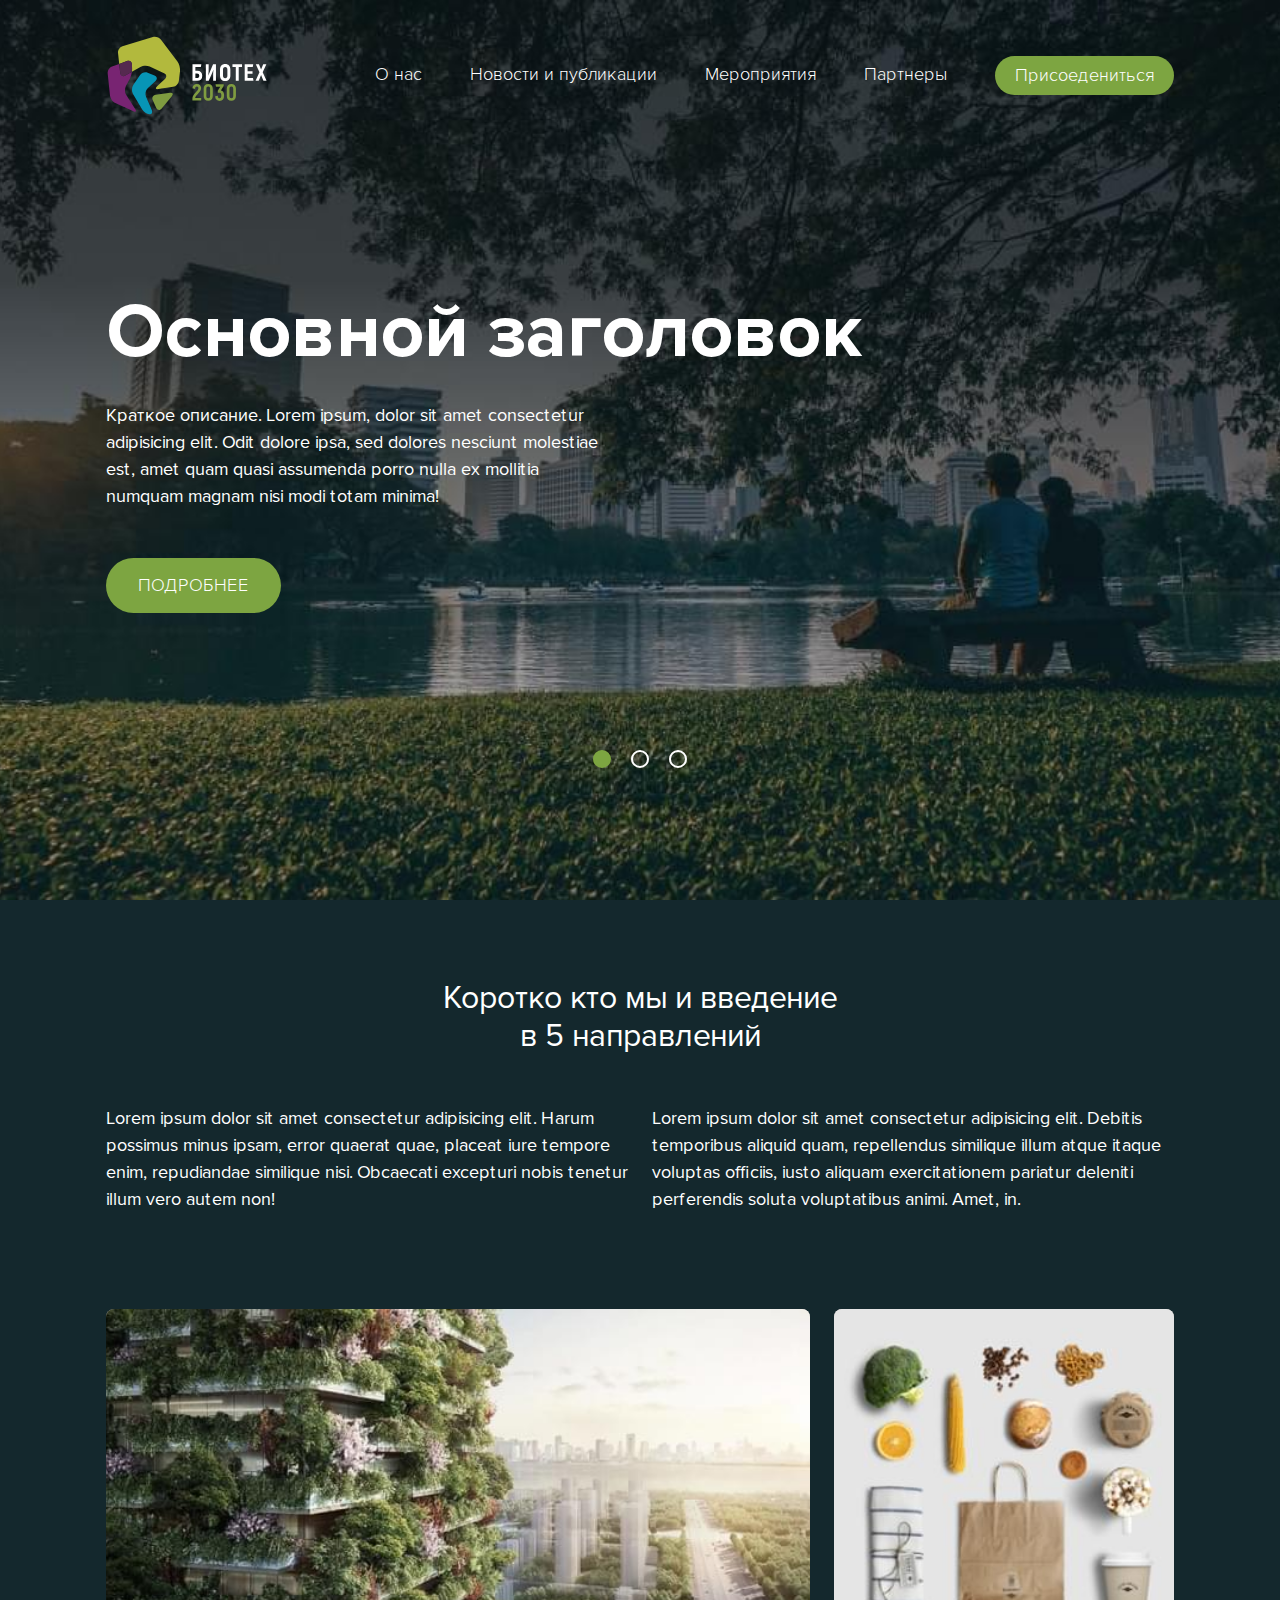
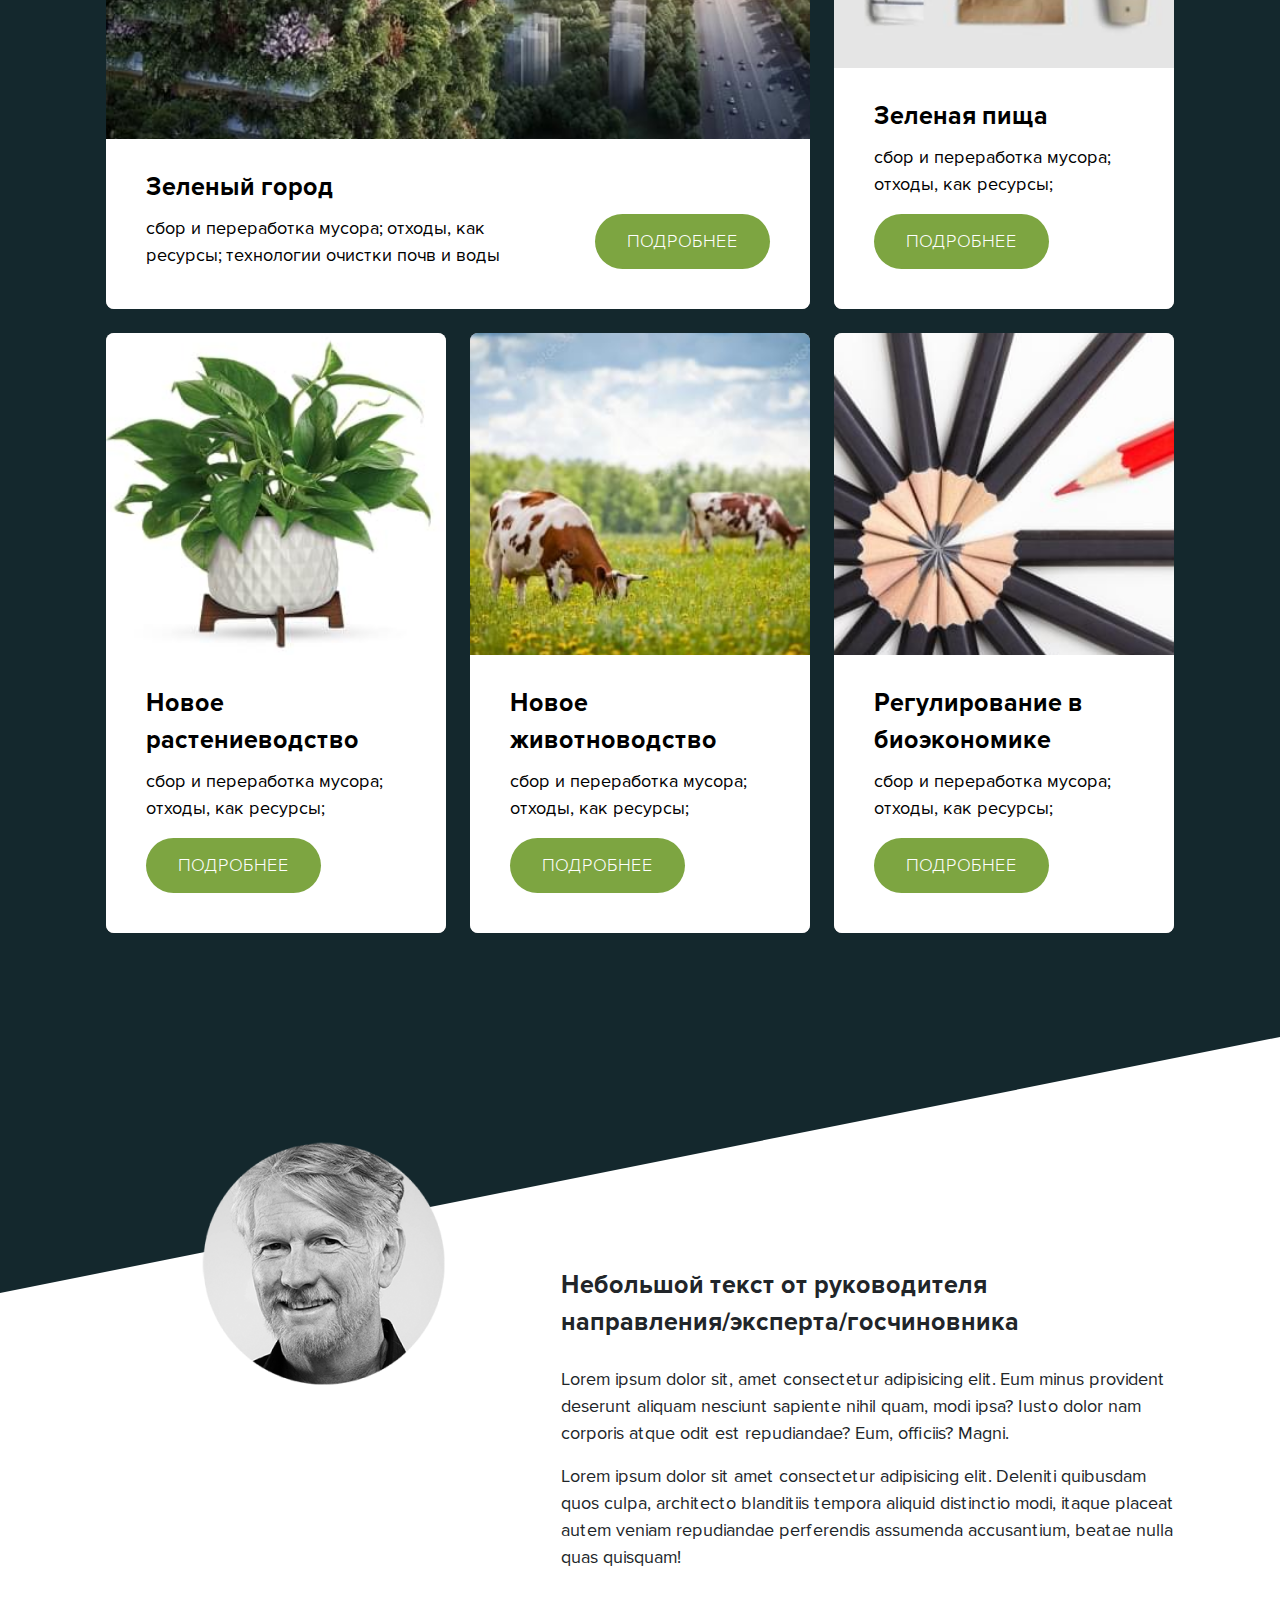
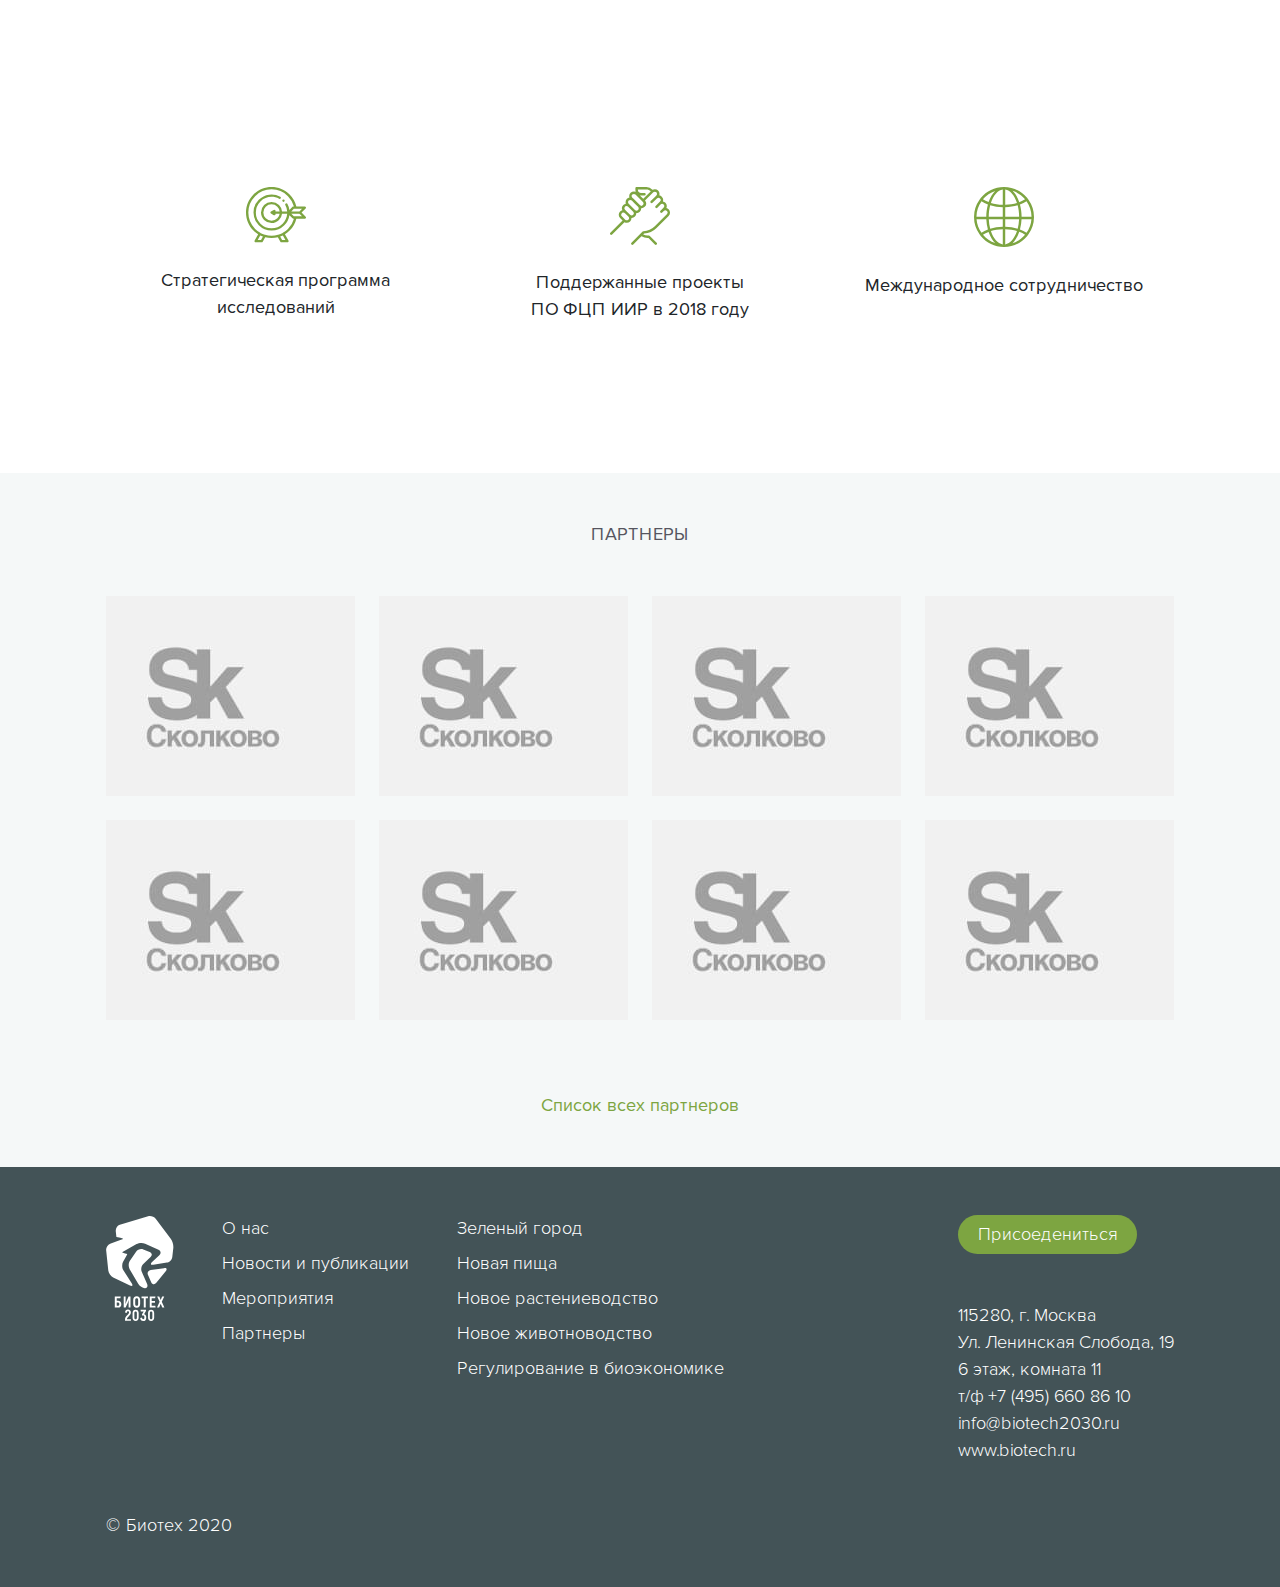
<file: index.html>
<!DOCTYPE html>
<html lang="en">
  <head>
    <meta charset="UTF-8"/>
    <meta name="viewport" content="width=device-width, initial-scale=1.0"/>
    <link rel="stylesheet" href="/assets/css/common.css"/>
    <link rel="stylesheet" href="/assets/css/home.css"/>
    <title>БиоТех2030</title>
  </head>
  <body>
    <div class="wrapper">
      <div class="content">
        <div class="header ff-l">
          <div class="header-head">
            <div class="container">
              <div class="header-head-inner d-flex align-items-center justify-content-between"><a class="hover-zoom" href="/"><img src="/assets/images/head-logo.svg" alt=""/></a>
                <div class="d-none d-lg-flex align-items-center"><a class="hover-underline" href="/about.html">О нас</a><a class="hover-underline ml-5" href="/articles.html">Новости и публикации</a><a class="hover-underline ml-5" href="/events.html">Мероприятия</a><a class="hover-underline ml-5" href="/partners.html">Партнеры</a><a class="button button--mini ml-5" href="/join.html">Присоедениться</a></div>
              </div>
            </div>
          </div>
        </div>
        <div class="page">
          <div class="carousel">
            <div class="carousel-image carousel-image--active" data-image="1" style="background-image: url('/assets/images/home-banner-1.jpg"></div>
            <div class="carousel-image" data-image="2" style="background-image: url('/assets/images/home-banner-2.jpg')"></div>
            <div class="carousel-image" data-image="3" style="background-image: url('https://www.scienceintheclassroom.org/sites/default/files/styles/open_graph/public/magazine-images/06_Seeing-the-forest-for-the-trees.jpg?itok=ArG80Ken')"></div>
            <div class="carousel-dots">
              <div class="carousel-dot carousel-dot--active" data-dot="1"></div>
              <div class="carousel-dot" data-dot="2"></div>
              <div class="carousel-dot" data-dot="3"></div>
            </div>
            <div class="container">
              <div class="carousel-inner">
                <div>
                  <h1 class="mb-4">Основной заголовок</h1>
                  <div class="mb-5" style="max-width: 500px">Краткое описание. Lorem ipsum, dolor sit amet consectetur adipisicing elit. Odit dolore ipsa, sed dolores nesciunt molestiae est, amet quam quasi assumenda porro nulla ex mollitia numquam magnam nisi modi totam minima!</div><a class="button" href="/article.html">Подробнее</a>
                </div>
              </div>
            </div>
          </div>
          <div class="articles bg-green">
            <div class="container">
              <div class="color-white">
                <h2 class="text-center mb-5"> <span>Коротко кто мы и введение </span><br/><span>в 5 направлений</span></h2>
                <div class="row">
                  <div class="col-lg-6">Lorem ipsum dolor sit amet consectetur adipisicing elit. Harum possimus minus ipsam, error quaerat quae, placeat iure tempore enim, repudiandae similique nisi. Obcaecati excepturi nobis tenetur illum vero autem non!</div>
                  <div class="col-lg-6">Lorem ipsum dolor sit amet consectetur adipisicing elit. Debitis temporibus aliquid quam, repellendus similique illum atque itaque voluptas officiis, iusto aliquam exercitationem pariatur deleniti perferendis soluta voluptatibus animi. Amet, in.</div>
                </div>
              </div>
              <div class="py-5"></div>
              <div class="row">
                <div class="col-lg-8 mb-4">
                  <div class="article hover-zoom">
                    <div class="article-image" style="background-image: url('/assets/images/home-article-1.jpg')"></div>
                    <div class="article-text">
                      <div class="d-lg-flex align-items-end">
                        <div class="mr-5"> 
                          <div class="ff-b fs-25 mb-2">Зеленый город</div>
                          <div class="mb-3 mb-lg-0">сбор и переработка мусора; отходы, как ресурсы; технологии очистки почв и воды</div>
                        </div><a class="button" href="/article.html">Подробнее</a>
                      </div>
                    </div>
                  </div>
                </div>
                <div class="col-lg-4 mb-4">
                  <div class="article hover-zoom">
                    <div class="article-image" style="background-image: url('/assets/images/home-article-2.jpg')"></div>
                    <div class="article-text">
                      <div class="ff-b fs-25 mb-2">Зеленая пища</div>
                      <div class="mb-3">сбор и переработка мусора; отходы, как ресурсы; </div><a class="button" href="/article.html">Подробнее</a>
                    </div>
                  </div>
                </div>
              </div>
              <div class="row">
                <div class="col-lg-4 mb-4">
                  <div class="article hover-zoom">
                    <div class="article-image" style="background-image: url('/assets/images/home-article-3.jpg')"></div>
                    <div class="article-text">
                      <div class="ff-b fs-25 mb-2">Новое растениеводство</div>
                      <div class="mb-3">сбор и переработка мусора; отходы, как ресурсы; </div><a class="button" href="/article.html">Подробнее</a>
                    </div>
                  </div>
                </div>
                <div class="col-lg-4 mb-4">
                  <div class="article hover-zoom">
                    <div class="article-image" style="background-image: url('/assets/images/home-article-4.jpg')"></div>
                    <div class="article-text">
                      <div class="ff-b fs-25 mb-2">Новое животноводство</div>
                      <div class="mb-3">сбор и переработка мусора; отходы, как ресурсы; </div><a class="button" href="/article.html">Подробнее</a>
                    </div>
                  </div>
                </div>
                <div class="col-lg-4 mb-4">
                  <div class="article hover-zoom">      
                    <div class="article-image" style="background-image: url('/assets/images/home-article-5.jpg')"></div>
                    <div class="article-text">      
                      <div class="ff-b fs-25 mb-2">Регулирование в биоэкономике</div>
                      <div class="mb-3">сбор и переработка мусора; отходы, как ресурсы; </div><a class="button" href="/article.html">Подробнее   </a>
                    </div>
                  </div>
                </div>
              </div>
            </div>
          </div>
          <div class="owner">
            <div class="container position-relative">
              <div class="row">
                <div class="col-lg-5 text-center"><img src="/assets/images/home-owner.png" alt=""/></div>
                <div class="col-lg-7">
                  <div class="owner-text">
                    <div class="ff-b fs-25 mb-4"> <span>Небольшой текст от руководителя </span><br/><span>направления/эксперта/госчиновника</span></div>
                    <p>Lorem ipsum dolor sit, amet consectetur adipisicing elit. Eum minus provident deserunt aliquam nesciunt sapiente nihil quam, modi ipsa? Iusto dolor nam corporis atque odit est repudiandae? Eum, officiis? Magni.  </p>
                    <p>Lorem ipsum dolor sit amet consectetur adipisicing elit. Deleniti quibusdam quos culpa, architecto blanditiis tempora aliquid distinctio modi, itaque placeat autem veniam repudiandae perferendis assumenda accusantium, beatae nulla quas quisquam!</p>
                  </div>
                </div>
              </div>
            </div>
          </div>
          <div class="advantage">
            <div class="container">
              <div class="row">
                <div class="col-lg-4 mb-5 mb-lg-0 text-center"><img class="mb-4" src="/assets/images/home-advantage-1.svg" alt=""/>
                  <div>Стратегическая программа исследований</div>
                </div>
                <div class="col-lg-4 mb-5 mb-lg-0 text-center"><img class="mb-4" src="/assets/images/home-advantage-2.svg" alt=""/>
                  <div>Поддержанные проекты </div>
                  <div>ПО ФЦП ИИР в 2018 году</div>
                </div>
                <div class="col-lg-4 mb-5 mb-lg-0 text-center"><img class="mb-4" src="/assets/images/home-advantage-3.svg" alt=""/>
                  <div>Международное сотрудничество</div>
                </div>
              </div>
            </div>
          </div>
          <div class="partners">
            <div class="container py-5">
              <div class="text-uppercase text-center color-gray-1 mb-5">Партнеры</div>
              <div class="row mb-5">
                <div class="col-6 col-lg-3 mb-4">
                  <div class="partners-item"></div>
                </div>
                <div class="col-6 col-lg-3 mb-4">
                  <div class="partners-item"></div>
                </div>
                <div class="col-6 col-lg-3 mb-4">
                  <div class="partners-item"></div>
                </div>
                <div class="col-6 col-lg-3 mb-4">
                  <div class="partners-item">                       </div>
                </div>
                <div class="col-6 col-lg-3 mb-4">
                  <div class="partners-item"></div>
                </div>
                <div class="col-6 col-lg-3 mb-4">
                  <div class="partners-item"></div>
                </div>
                <div class="col-6 col-lg-3 mb-4">
                  <div class="partners-item"></div>
                </div>
                <div class="col-6 col-lg-3 mb-4">
                  <div class="partners-item"> </div>
                </div>
              </div>
              <div class="text-center"><a class="color-green" href="/partners.html">Список всех партнеров                </a></div>
            </div>
          </div>
        </div>
      </div>
      <div class="footer ff-l py-5">
        <div class="container">
          <div class="footer-inner d-lg-flex justify-content-between mb-5">
            <div class="d-lg-flex">
              <div class="mr-5 mb-5 hover-zoom"><a href="/"><img src="/assets/images/footer-logo.svg" alt=""/></a></div>
              <div class="mr-5 mb-5"> 
                <div class="mb-2"><a class="hover-underline" href="/about.html">О нас</a></div>
                <div class="mb-2"> <a class="hover-underline" href="/news.html">Новости и публикации</a></div>
                <div class="mb-2"> <a class="hover-underline" href="/events.html">Мероприятия</a></div>
                <div class="mb-2"> <a class="hover-underline" href="/partners.html">Партнеры</a></div>
              </div>
              <div class="mr-5 mb-5">
                <div class="mb-2"> <a class="hover-underline">Зеленый город</a></div>
                <div class="mb-2"> <a class="hover-underline">Новая пища</a></div>
                <div class="mb-2"> <a class="hover-underline">Новое растениеводство</a></div>
                <div class="mb-2"> <a class="hover-underline">Новое животноводство</a></div>
                <div class="mb-2"> <a class="hover-underline">Регулирование в биоэкономике</a></div>
              </div>
            </div>
            <div class="mb-5 mb-lg-0">
              <div class="mb-5"><a class="button button--mini" href="/join.html">Присоедениться</a></div>
              <div> 
                <div>115280, г. Москва</div>
                <div>Ул. Ленинская Слобода, 19</div>
                <div>6 этаж, комната 11</div>
                <div>т/ф +7 (495) 660 86 10</div>
                <div>info@biotech2030.ru</div>
                <div>www.biotech.ru</div>
              </div>
            </div>
          </div>
          <div>© Биотех 2020 </div>
        </div>
      </div>
    </div>
    <script src="/assets/js/common.js"></script>
  </body>
</html>
</file>
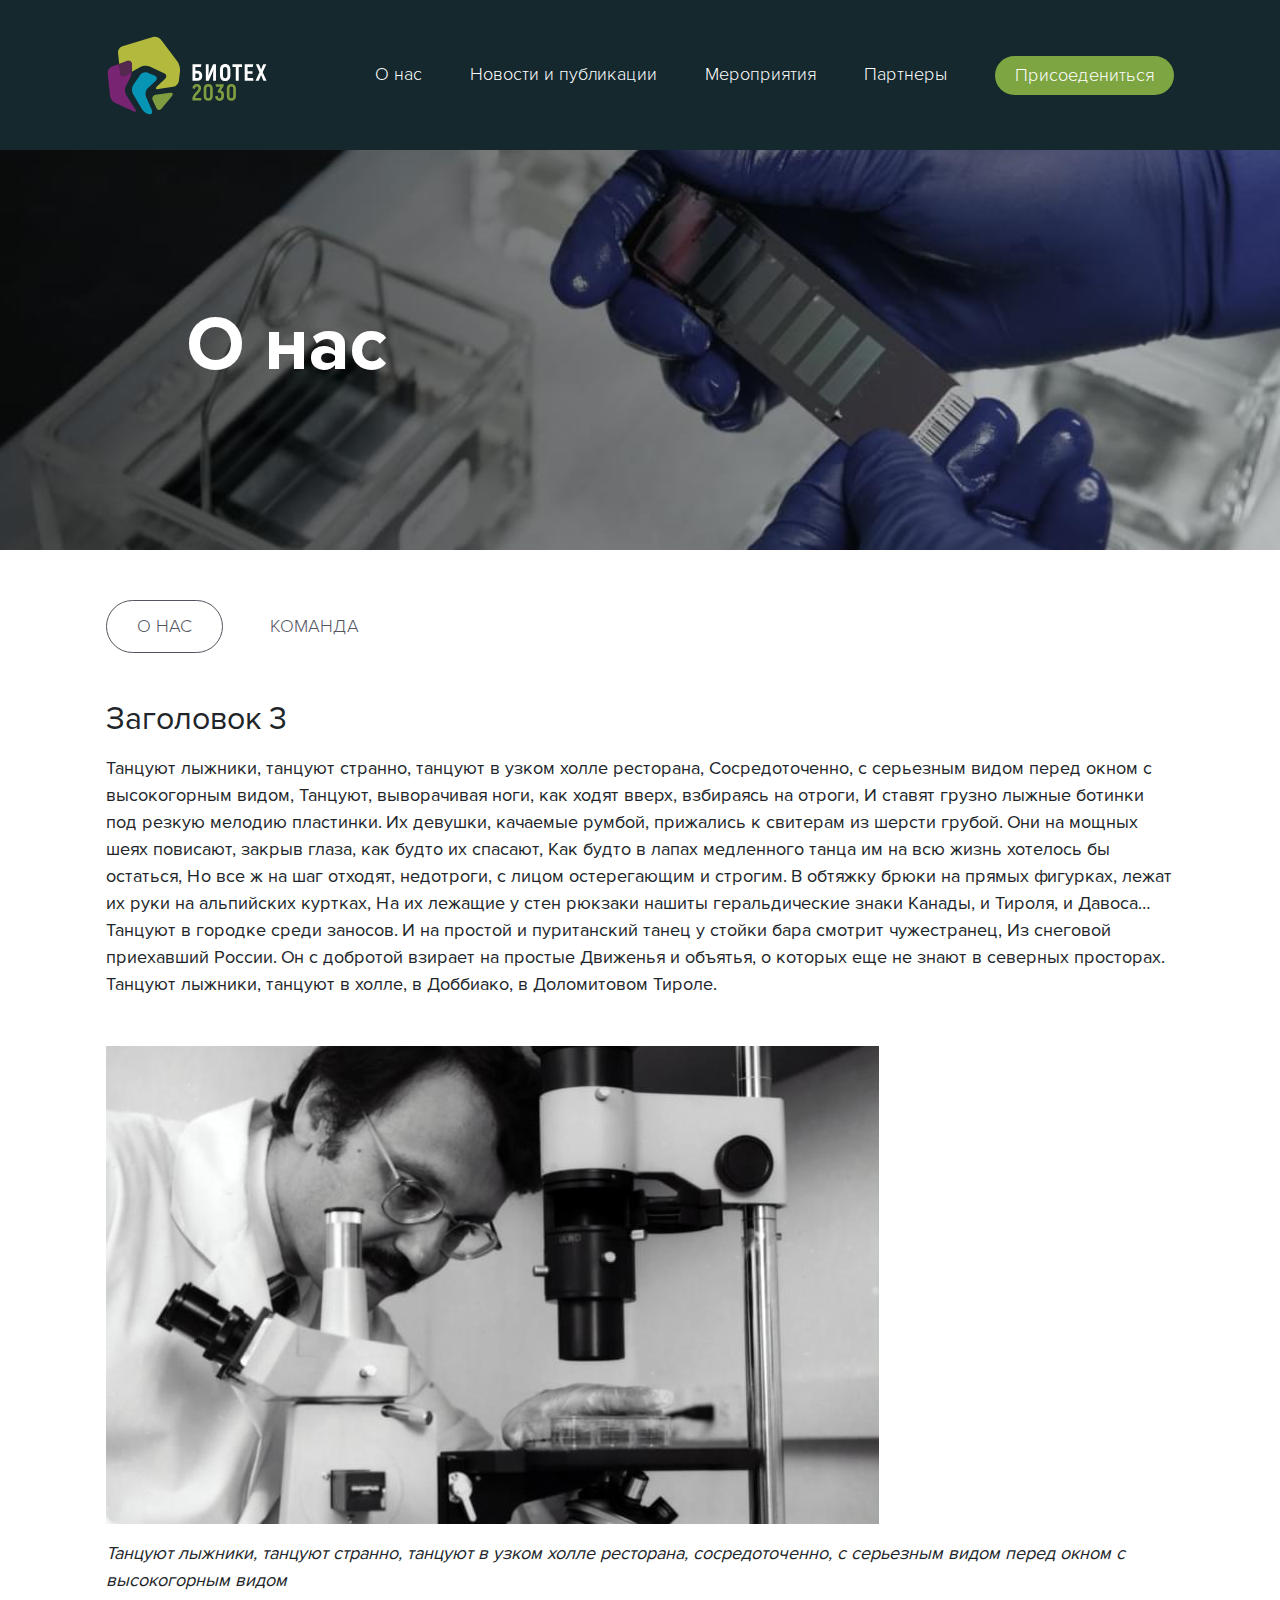
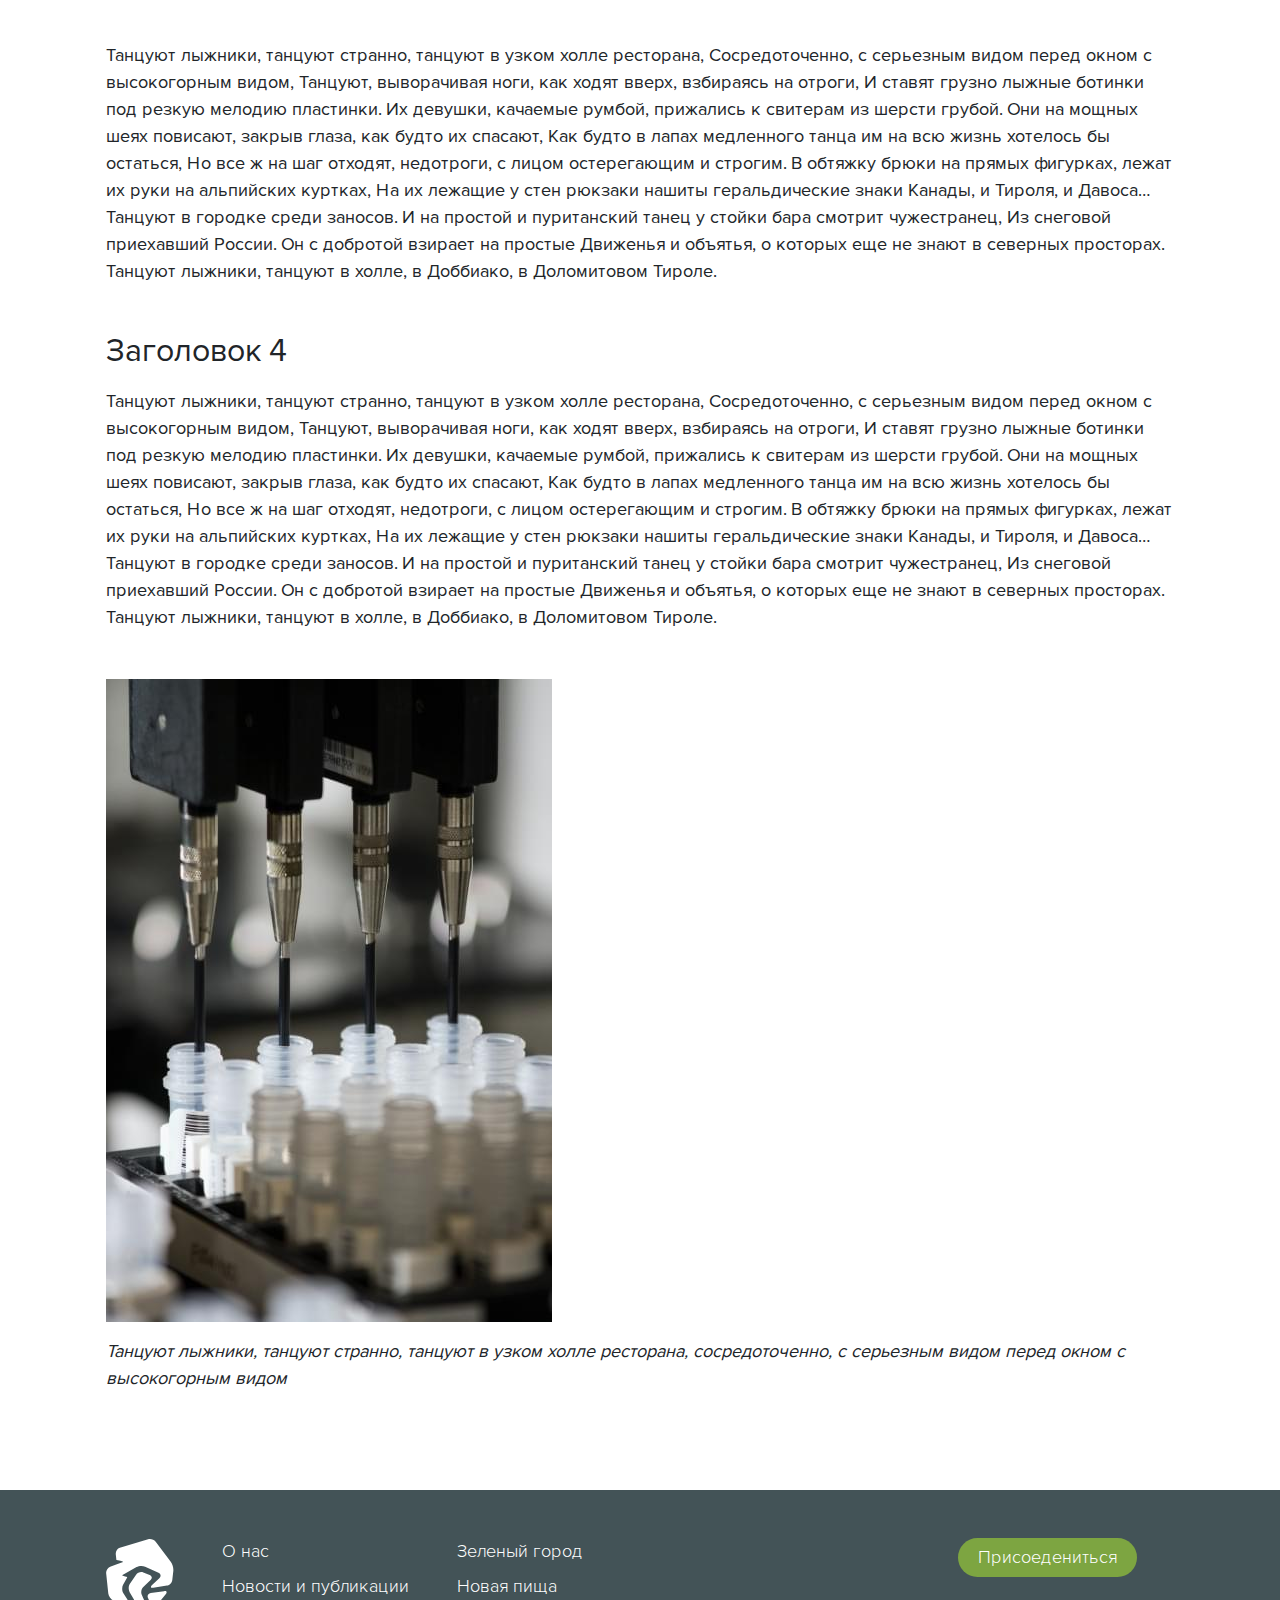
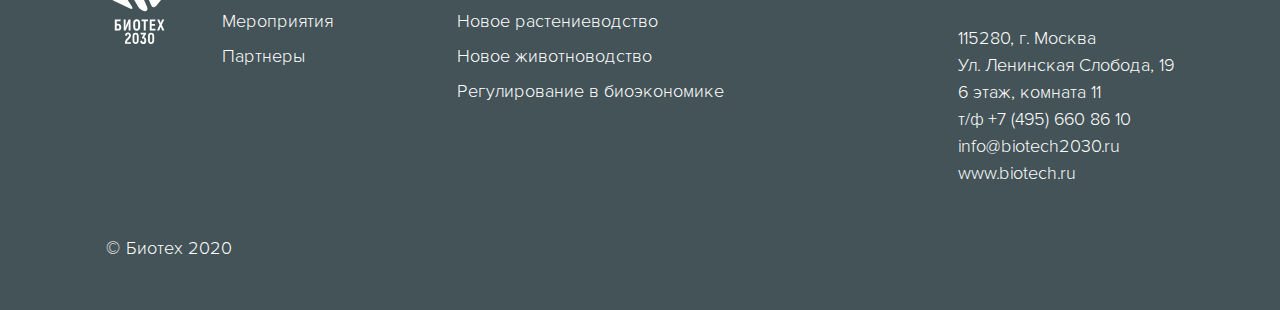
<file: about.html>
<!DOCTYPE html>
<html lang="en">
  <head>
    <meta charset="UTF-8"/>
    <meta name="viewport" content="width=device-width, initial-scale=1.0"/>
    <link rel="stylesheet" href="/assets/css/common.css"/>
    <link rel="stylesheet" href="/assets/css/about.css"/>
    <title>БиоТех2030</title>
  </head>
  <body>
    <div class="wrapper">
      <div class="content">
        <div class="header ff-l">
          <div class="header-head">
            <div class="container">
              <div class="header-head-inner d-flex align-items-center justify-content-between"><a class="hover-zoom" href="/"><img src="/assets/images/head-logo.svg" alt=""/></a>
                <div class="d-none d-lg-flex align-items-center"><a class="hover-underline" href="/about.html">О нас</a><a class="hover-underline ml-5" href="/articles.html">Новости и публикации</a><a class="hover-underline ml-5" href="/events.html">Мероприятия</a><a class="hover-underline ml-5" href="/partners.html">Партнеры</a><a class="button button--mini ml-5" href="/join.html">Присоедениться</a></div>
              </div>
            </div>
          </div>
        </div>
        <div class="page">
          <div class="pageG">
            <div class="banner">
              <div class="container">
                <div class="banner-inner d-flex align-items-center color-white">
                  <h1>О нас</h1>
                </div>
              </div>
            </div>
            <div class="page-content"> 
              <div class="container">
                <div class="d-flex mb-5">
                  <div class="tab-link tab-link--active mr-3" data-tab-link="1">О нас</div>
                  <div class="tab-link" data-tab-link="2">Команда</div>
                </div>
                <div class="tab-content tab-content--active" data-tab-content="1">
                  <div class="mb-5">
                    <h2 class="mb-3">Заголовок 3</h2>
                    <p>Танцуют лыжники, танцуют странно, танцуют в узком холле ресторана, Сосредоточенно, с серьезным видом перед окном с высокогорным видом, Танцуют, выворачивая ноги, как ходят вверх, взбираясь на отроги, И ставят грузно лыжные ботинки под резкую мелодию пластинки. Их девушки, качаемые румбой, прижались к свитерам из шерсти грубой. Они на мощных шеях повисают, закрыв глаза, как будто их спасают, Как будто в лапах медленного танца им на всю жизнь хотелось бы остаться, Но все ж на шаг отходят, недотроги, с лицом остерегающим и строгим. В обтяжку брюки на прямых фигурках, лежат их руки на альпийских куртках, На их лежащие у стен рюкзаки нашиты геральдические знаки Канады, и Тироля, и Давоса… Танцуют в городке среди заносов. И на простой и пуританский танец у стойки бара смотрит чужестранец, Из снеговой приехавший России. Он с добротой взирает на простые Движенья и объятья, о которых еще не знают в северных просторах. Танцуют лыжники, танцуют в холле, в Доббиако, в Доломитовом Тироле. </p>
                  </div>
                  <div class="mb-5">
                    <p> <img src="/assets/images/about-1.jpg" alt=""/></p>
                    <p><i>Танцуют лыжники, танцуют странно, танцуют в узком холле ресторана, сосредоточенно, с серьезным видом перед окном с высокогорным видом </i></p>
                  </div>
                  <div class="mb-5">
                    <p>Танцуют лыжники, танцуют странно, танцуют в узком холле ресторана, Сосредоточенно, с серьезным видом перед окном с высокогорным видом, Танцуют, выворачивая ноги, как ходят вверх, взбираясь на отроги, И ставят грузно лыжные ботинки под резкую мелодию пластинки. Их девушки, качаемые румбой, прижались к свитерам из шерсти грубой. Они на мощных шеях повисают, закрыв глаза, как будто их спасают, Как будто в лапах медленного танца им на всю жизнь хотелось бы остаться, Но все ж на шаг отходят, недотроги, с лицом остерегающим и строгим. В обтяжку брюки на прямых фигурках, лежат их руки на альпийских куртках, На их лежащие у стен рюкзаки нашиты геральдические знаки Канады, и Тироля, и Давоса… Танцуют в городке среди заносов. И на простой и пуританский танец у стойки бара смотрит чужестранец, Из снеговой приехавший России. Он с добротой взирает на простые Движенья и объятья, о которых еще не знают в северных просторах. Танцуют лыжники, танцуют в холле, в Доббиако, в Доломитовом Тироле.  </p>
                  </div>
                  <div class="mb-5">
                    <h2 class="mb-3">Заголовок 4</h2>
                    <p>Танцуют лыжники, танцуют странно, танцуют в узком холле ресторана, Сосредоточенно, с серьезным видом перед окном с высокогорным видом, Танцуют, выворачивая ноги, как ходят вверх, взбираясь на отроги, И ставят грузно лыжные ботинки под резкую мелодию пластинки. Их девушки, качаемые румбой, прижались к свитерам из шерсти грубой. Они на мощных шеях повисают, закрыв глаза, как будто их спасают, Как будто в лапах медленного танца им на всю жизнь хотелось бы остаться, Но все ж на шаг отходят, недотроги, с лицом остерегающим и строгим. В обтяжку брюки на прямых фигурках, лежат их руки на альпийских куртках, На их лежащие у стен рюкзаки нашиты геральдические знаки Канады, и Тироля, и Давоса… Танцуют в городке среди заносов. И на простой и пуританский танец у стойки бара смотрит чужестранец, Из снеговой приехавший России. Он с добротой взирает на простые Движенья и объятья, о которых еще не знают в северных просторах. Танцуют лыжники, танцуют в холле, в Доббиако, в Доломитовом Тироле. </p>
                  </div>
                  <div class="mb-5">
                    <p> <img src="/assets/images/about-2.jpg" alt=""/></p>
                    <p><i>Танцуют лыжники, танцуют странно, танцуют в узком холле ресторана, сосредоточенно, с серьезным видом перед окном с высокогорным видом</i></p>
                  </div>
                </div>
                <div class="tab-content" data-tab-content="2">
                  <div class="mb-5">
                    <h2 class="text-center mb-4">Руководство   </h2>
                    <div class="row">
                      <div class="col-lg-4 mb-4">
                        <div class="about-manager hover-zoom"><img class="w-100" src="/assets/images/about-manager.jpg" alt=""/>
                          <div class="p-4 text-center">
                            <div class="fs-25 mb-3"> <span>Иванов </span><br/><span>Иван Иванович</span></div>
                            <div>Танцуют лыжники, танцуют странно, танцуют в узком холле ресторана, сосредоточенно, с серьезным видом перед окном с высокогорным видом, танцуют, выворачивая ноги</div>
                          </div>
                        </div>
                      </div>
                      <div class="col-lg-4 mb-4">
                        <div class="about-manager hover-zoom"><img class="w-100" src="/assets/images/about-manager.jpg" alt=""/>
                          <div class="p-4 text-center">
                            <div class="fs-25 mb-3"> <span>Иванов </span><br/><span>Иван Иванович</span></div>
                            <div>Танцуют лыжники, танцуют странно, танцуют в узком холле ресторана, сосредоточенно, с серьезным видом перед окном с высокогорным видом, танцуют, выворачивая ноги</div>
                          </div>
                        </div>
                      </div>
                      <div class="col-lg-4 mb-4">
                        <div class="about-manager hover-zoom"><img class="w-100" src="/assets/images/about-manager.jpg" alt=""/>
                          <div class="p-4 text-center">
                            <div class="fs-25 mb-3"> <span>Иванов </span><br/><span>Иван Иванович</span></div>
                            <div>Танцуют лыжники, танцуют странно, танцуют в узком холле ресторана, сосредоточенно, с серьезным видом перед окном с высокогорным видом, танцуют, выворачивая ноги</div>
                          </div>
                        </div>
                      </div>
                    </div>
                  </div>
                  <div class="mb-5">
                    <h2 class="text-center mb-4">Старшие научные сотрудники   </h2>
                    <div class="row">
                      <div class="col-lg-4 mb-4">
                        <div class="about-manager hover-zoom"><img class="w-100" src="/assets/images/about-manager.jpg" alt=""/>
                          <div class="p-4 text-center">
                            <div class="fs-25 mb-3"> <span>Иванов </span><br/><span>Иван Иванович</span></div>
                            <div>Танцуют лыжники, танцуют странно, танцуют в узком холле ресторана, сосредоточенно, с серьезным видом перед окном с высокогорным видом, танцуют, выворачивая ноги                      </div>
                          </div>
                        </div>
                      </div>
                      <div class="col-lg-4 mb-4">
                        <div class="about-manager hover-zoom"><img class="w-100" src="/assets/images/about-manager.jpg" alt=""/>
                          <div class="p-4 text-center">
                            <div class="fs-25 mb-3"> <span>Иванов </span><br/><span>Иван Иванович</span></div>
                            <div>Танцуют лыжники, танцуют странно, танцуют в узком холле ресторана, сосредоточенно, с серьезным видом перед окном с высокогорным видом, танцуют, выворачивая ноги                      </div>
                          </div>
                        </div>
                      </div>
                      <div class="col-lg-4 mb-4">
                        <div class="about-manager hover-zoom"><img class="w-100" src="/assets/images/about-manager.jpg" alt=""/>
                          <div class="p-4 text-center">
                            <div class="fs-25 mb-3"> <span>Иванов </span><br/><span>Иван Иванович</span></div>
                            <div>Танцуют лыжники, танцуют странно, танцуют в узком холле ресторана, сосредоточенно, с серьезным видом перед окном с высокогорным видом, танцуют, выворачивая ноги                      </div>
                          </div>
                        </div>
                      </div>
                    </div>
                  </div>
                </div>
              </div>
            </div>
          </div>
        </div>
      </div>
      <div class="footer ff-l py-5">
        <div class="container">
          <div class="footer-inner d-lg-flex justify-content-between mb-5">
            <div class="d-lg-flex">
              <div class="mr-5 mb-5 hover-zoom"><a href="/"><img src="/assets/images/footer-logo.svg" alt=""/></a></div>
              <div class="mr-5 mb-5"> 
                <div class="mb-2"><a class="hover-underline" href="/about.html">О нас</a></div>
                <div class="mb-2"> <a class="hover-underline" href="/news.html">Новости и публикации</a></div>
                <div class="mb-2"> <a class="hover-underline" href="/events.html">Мероприятия</a></div>
                <div class="mb-2"> <a class="hover-underline" href="/partners.html">Партнеры</a></div>
              </div>
              <div class="mr-5 mb-5">
                <div class="mb-2"> <a class="hover-underline">Зеленый город</a></div>
                <div class="mb-2"> <a class="hover-underline">Новая пища</a></div>
                <div class="mb-2"> <a class="hover-underline">Новое растениеводство</a></div>
                <div class="mb-2"> <a class="hover-underline">Новое животноводство</a></div>
                <div class="mb-2"> <a class="hover-underline">Регулирование в биоэкономике</a></div>
              </div>
            </div>
            <div class="mb-5 mb-lg-0">
              <div class="mb-5"><a class="button button--mini" href="/join.html">Присоедениться</a></div>
              <div> 
                <div>115280, г. Москва</div>
                <div>Ул. Ленинская Слобода, 19</div>
                <div>6 этаж, комната 11</div>
                <div>т/ф +7 (495) 660 86 10</div>
                <div>info@biotech2030.ru</div>
                <div>www.biotech.ru</div>
              </div>
            </div>
          </div>
          <div>© Биотех 2020 </div>
        </div>
      </div>
    </div>
    <script src="/assets/js/common.js"></script>
  </body>
</html>
</file>
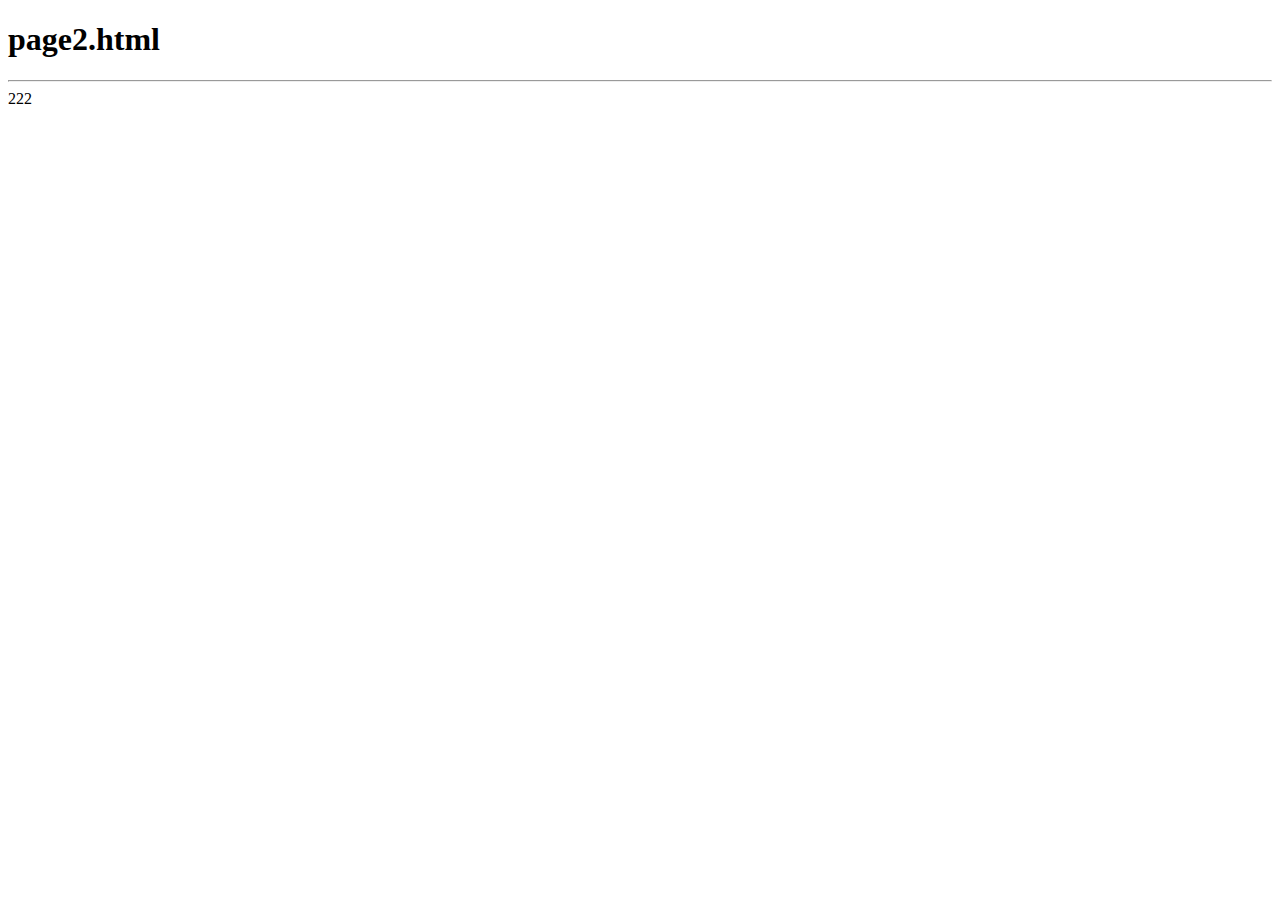
<file: section/page2.html>
<!DOCTYPE html>
<html lang="en">
  <head>
    <meta charset="UTF-8"/>
    <meta name="viewport" content="width=device-width, initial-scale=1.0"/>
    <title>Document</title>
  </head>
  <body>
    <h1>page2.html</h1>
    <hr/>
    <div>222</div>
  </body>
</html>
</file>
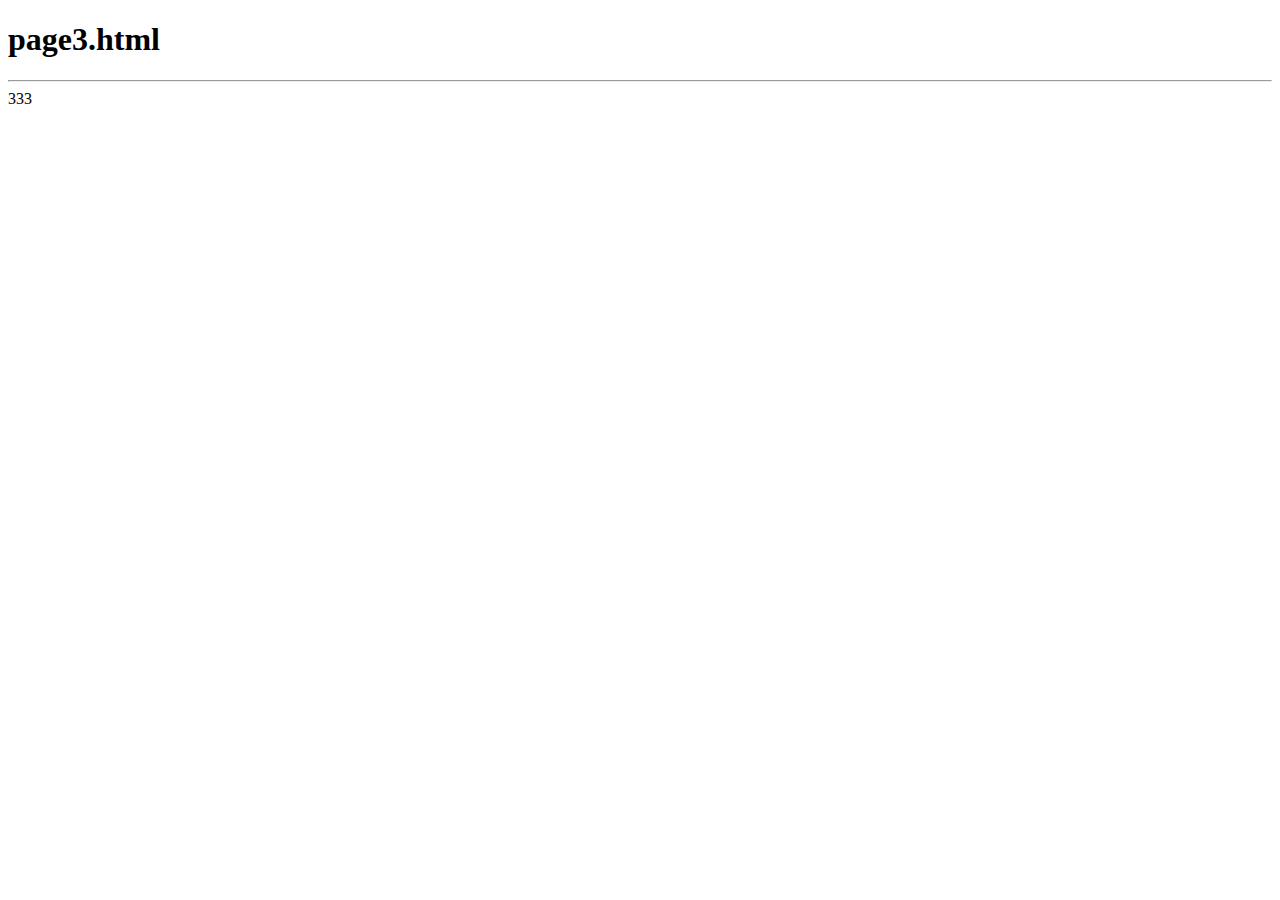
<file: section/subsection/page3.html>
<!DOCTYPE html>
<html lang="en">
  <head>
    <meta charset="UTF-8"/>
    <meta name="viewport" content="width=device-width, initial-scale=1.0"/>
    <title>Document</title>
  </head>
  <body>
    <h1>page3.html</h1>
    <hr/>
    <div>333</div>
  </body>
</html>
</file>
<file: assets/css/home.css>
.page {
  padding-top: 0; }

.header-head {
  background-color: transparent; }

.header-foot-inner {
  color: #fff; }

.carousel {
  overflow: hidden; }
  .carousel-image {
    position: absolute;
    top: 0;
    bottom: 0;
    left: 0;
    right: 0;
    background: url("") center/cover no-repeat;
    transition: all 1s ease-in-out;
    opacity: 0;
    transform: scale(1.1); }
    .carousel-image--active {
      opacity: 1;
      transform: scale(1); }
  .carousel-dots {
    position: absolute;
    z-index: 1;
    left: 0;
    right: 0;
    bottom: 0;
    display: flex;
    justify-content: center; }
  .carousel-dot {
    width: 18px;
    height: 18px;
    border: 2px solid #fff;
    border-radius: 50%;
    margin: -50px 10px 0 10px; }
    .carousel-dot--active {
      background-color: #7da541;
      border-color: #7da541; }
  .carousel-inner {
    height: 100vh;
    display: flex;
    align-items: center;
    color: #fff; }
  @media (min-width: 992px) {
    .carousel-dot {
      cursor: pointer;
      margin: -150px 10px 0 10px; }
      .carousel-dot:hover {
        border-color: #7da541; } }

.articles {
  padding: 80px 0; }

.article {
  background-color: #cac1c1;
  border-radius: 8px;
  color: #000;
  min-height: 600px;
  overflow: hidden;
  display: flex;
  flex-direction: column;
  justify-content: space-between; }
  .article-image {
    background: url("") center/cover no-repeat;
    flex: 1; }
  .article-text {
    background-color: #fff;
    padding: 30px 40px 40px 40px; }

.owner {
  background-color: #fff;
  padding: 100px 0;
  position: relative;
  overflow: hidden; }
  .owner::before {
    content: "";
    position: absolute;
    top: 0;
    right: 0;
    width: 0;
    height: 0;
    border-right: 2000px solid transparent;
    border-top: 400px solid #14282d; }
  .owner-text {
    padding-top: 130px; }

.advantage {
  padding: 100px 0 150px 0; }

.partners {
  background-color: #f5f8f8; }
  .partners-item {
    height: 200px;
    background: #f1f1f1 url("../images/home-partner-1.jpg") center no-repeat; }
  @media (min-width: 992px) {
    .partners-item {
      cursor: pointer; } }
</file>
<file: assets/css/about.css>
.header-foot-inner {
  color: #fff; }

.banner {
  background: url("../images/about-banner.jpg") center/cover no-repeat; }
  .banner-inner {
    height: 400px;
    padding-left: 80px; }

.about-manager {
  background: #F5F8F8;
  box-shadow: 0px 3px 12px rgba(0, 0, 0, 0.15);
  border-radius: 5px;
  overflow: hidden; }
</file>
